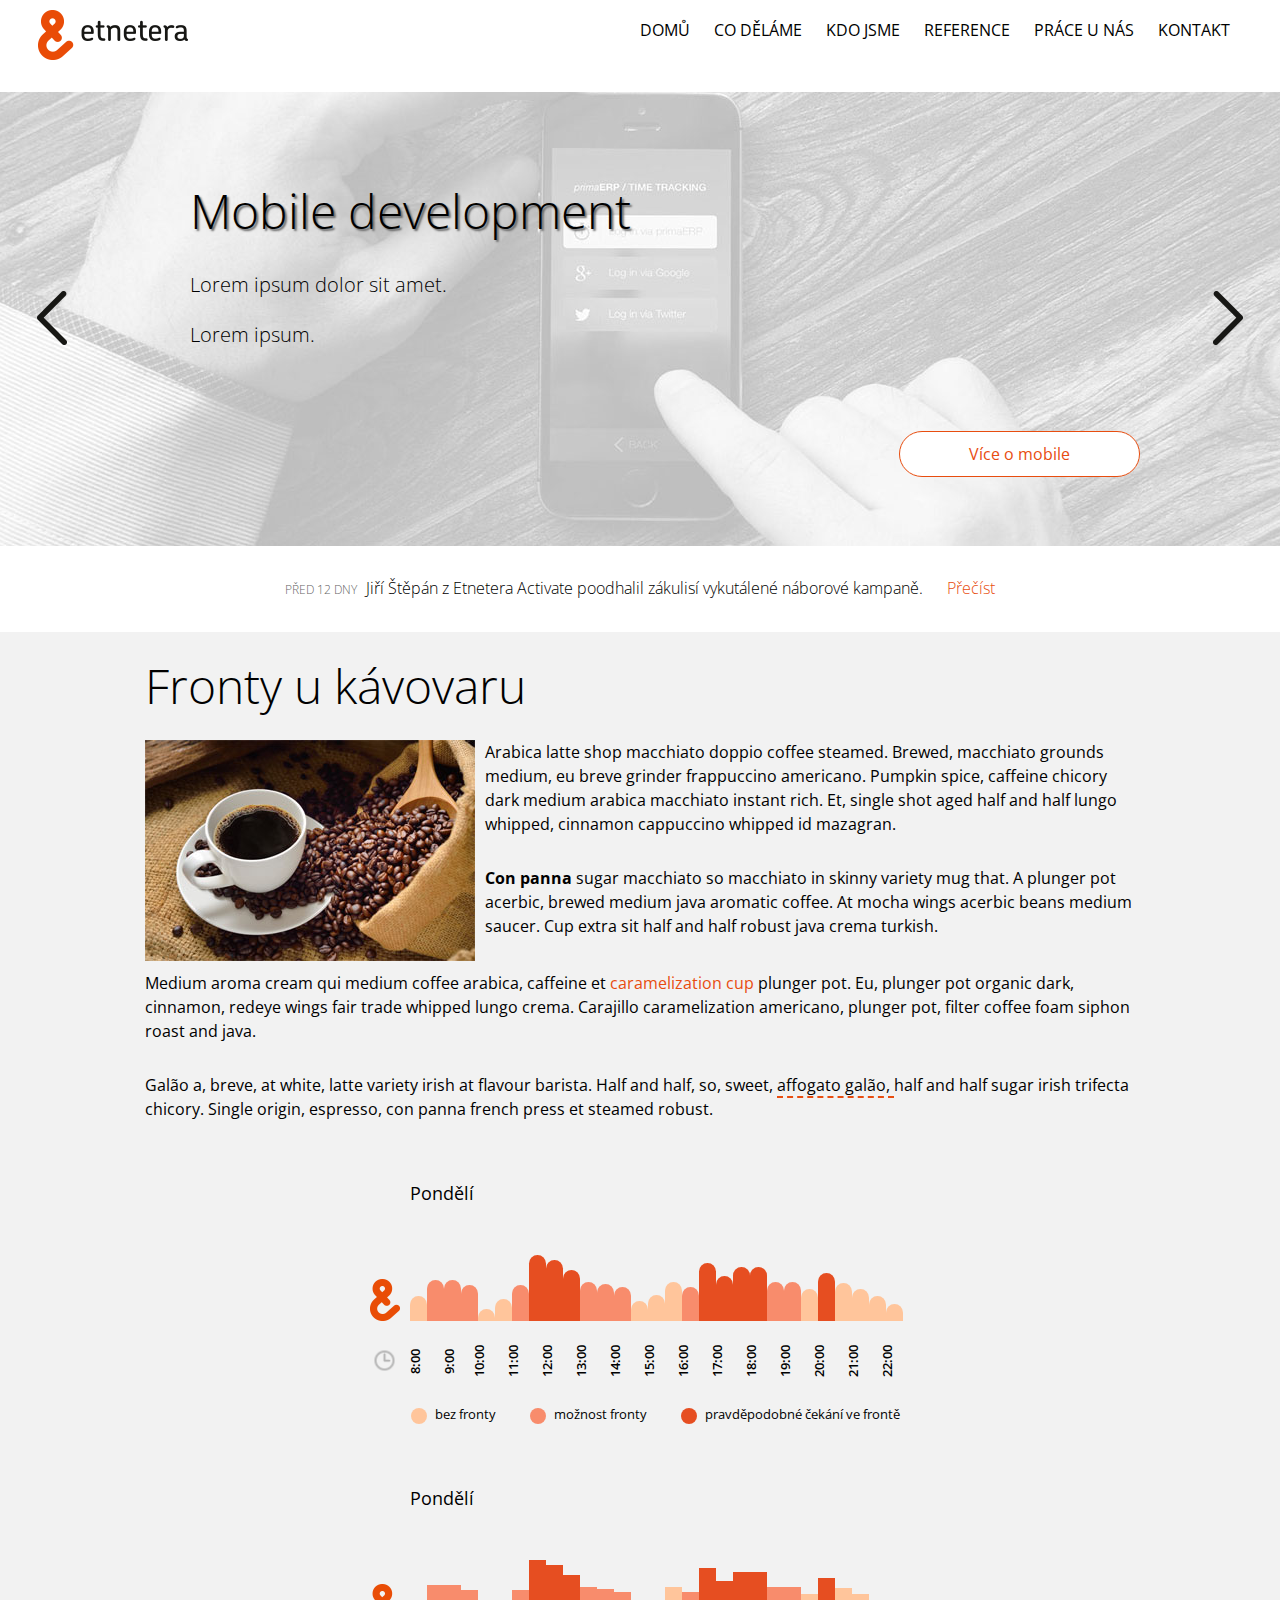
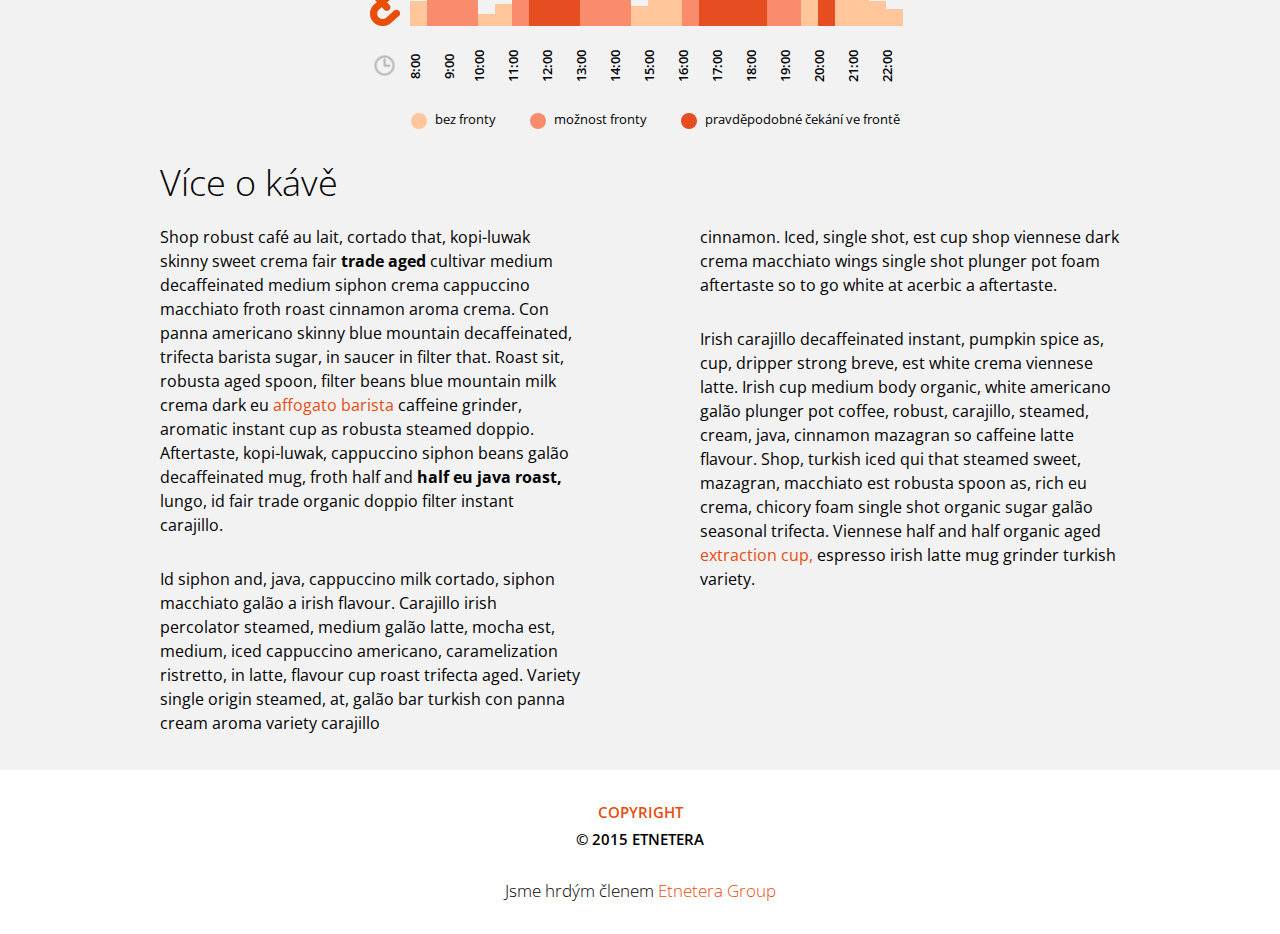
<file: index.html>
<!DOCTYPE html>
<html lang="cs">
  <head>
    <meta charset="utf-8">
    <title>Etnetera</title>
    <meta name="keywords" content="káva, etnetera, mobile development, web development">
    <meta name="description" content="Lorem ipsum Etnetera">
    <meta property="og:title" content="Etnetera">
    <meta property="og:image" content="http://www.etnetera.cz/assets/images/socials.jpg">
    <meta property="og:description" content="Lorem ipsum Etnetera">
    <meta name="viewport" content="width=device-width, initial-scale=1">
    <link href="css/reset.css" rel="stylesheet">
    <link href="css/styles.css" rel="stylesheet">
  </head>
  <body>
    <nav class="navigation"><img src="img/logo.png" alt="Etnetera logo" class="navigation__logo">
          <ul class="navigation__list">
            <li class="navigation__list__item">DOMŮ<span></span></li>
            <li class="navigation__list__item">CO DĚLÁME<span></span></li>
            <li class="navigation__list__item">KDO JSME<span></span></li>
            <li class="navigation__list__item">REFERENCE<span></span></li>
            <li class="navigation__list__item">PRÁCE U NÁS<span></span></li>
            <li class="navigation__list__item">KONTAKT<span></span></li>
          </ul>
      <div class="collapse"><span class="collapse__line"></span><span class="collapse__line"></span><span class="collapse__line"></span>
      </div>
    </nav>
    <header>
      <div class="headerBg"></div>
          <div class="arrow arrow--left"></div>
          <div class="arrow arrow--right"></div>
      <div class="carousel">
        <div class="carousel__wrapper">
              <div class="carousel__wrapper__content">
                <div class="carousel__wrapper__content__text">
                  <h2 class="carousel__wrapper__content__text__heading">Design</h2>
                  <p class="carousel__wrapper__content__text__paragraph1">Lorem ipsum dolor sit amet.</p>
                  <p class="carousel__wrapper__content__text__paragraph2">Lorem ipsum.</p>
                </div>
                <div class="carousel__wrapper__content__button">
                  <p>Více o design</p>
                </div>
              </div>
              <div class="carousel__wrapper__content">
                <div class="carousel__wrapper__content__text">
                  <h2 class="carousel__wrapper__content__text__heading">Mobile development</h2>
                  <p class="carousel__wrapper__content__text__paragraph1">Lorem ipsum dolor sit amet.</p>
                  <p class="carousel__wrapper__content__text__paragraph2">Lorem ipsum.</p>
                </div>
                <div class="carousel__wrapper__content__button">
                  <p>Více o mobile</p>
                </div>
              </div>
              <div class="carousel__wrapper__content">
                <div class="carousel__wrapper__content__text">
                  <h2 class="carousel__wrapper__content__text__heading">Computer development</h2>
                  <p class="carousel__wrapper__content__text__paragraph1">Lorem ipsum dolor sit amet.</p>
                  <p class="carousel__wrapper__content__text__paragraph2">Lorem ipsum.</p>
                </div>
                <div class="carousel__wrapper__content__button">
                  <p>Více o computer</p>
                </div>
              </div>
        </div>
      </div>
    </header>
    <section>
      <p class="newsParagraph"><span class="newsParagraph__date">PŘED 12 DNY</span> Jiří Štěpán z Etnetera Activate poodhalil zákulisí vykutálené náborové kampaně. <a href="#" class="newsParagraph__anchor">Přečíst</a></p>
      <article class="containerArticle1">
        <h1 class="containerArticle1__heading">Fronty u kávovaru</h1><img src="img/cup.jpg" alt="picture of cup" class="containerArticle1__image u-fll">
        <div class="containerArticle1__article">
          <p>
            Arabica latte shop macchiato doppio coffee steamed. Brewed, macchiato grounds medium, eu breve grinder frappuccino americano.
            Pumpkin spice, caffeine chicory dark medium arabica macchiato instant rich. Et, single shot aged half and half lungo whipped,
            cinnamon cappuccino whipped id mazagran.
          </p>
          <p><span class="u-bold">Con panna </span> sugar macchiato so macchiato in skinny variety mug that. A plunger pot acerbic, brewed medium java aromatic coffee.
            At mocha wings acerbic beans medium saucer.
            Cup extra sit half and half robust java crema turkish.
          </p>
        </div>
        <p>Medium aroma cream qui medium coffee arabica, caffeine et <a href="#">caramelization cup </a> plunger pot. Eu, plunger pot organic dark, cinnamon,
          redeye wings fair trade whipped lungo crema. Carajillo caramelization americano, plunger pot, filter coffee foam siphon roast and java.
        </p>
        <p>
          Galão a, breve, at white, latte variety irish at flavour barista.
          Half and half, so, sweet, <span class="tooltip">affogato galão, </span> half and half sugar irish trifecta chicory.
          Single origin, espresso, con panna french press et steamed robust.
        </p>
      </article><img src="img/graphs/graphs-full.jpg" alt="graphs image" class="graphsFull">
            <div class="graph">
              <h2 class="graph__heading">Pondělí</h2><img src="img/graphs/graph-logo.png" alt="logo" class="graph__logo u-fll">
              <div class="graph__columns">
                <div data-index="1" class="graph__columns__column graph__columns__column--round"><span class="graph__columns__column__label">8:00</span>
                </div>
                <div data-index="2" class="graph__columns__column graph__columns__column--round">
                </div>
                <div data-index="3" class="graph__columns__column graph__columns__column--round"><span class="graph__columns__column__label">9:00</span>
                </div>
                <div data-index="4" class="graph__columns__column graph__columns__column--round">
                </div>
                <div data-index="5" class="graph__columns__column graph__columns__column--round"><span class="graph__columns__column__label">10:00</span>
                </div>
                <div data-index="6" class="graph__columns__column graph__columns__column--round">
                </div>
                <div data-index="7" class="graph__columns__column graph__columns__column--round"><span class="graph__columns__column__label">11:00</span>
                </div>
                <div data-index="8" class="graph__columns__column graph__columns__column--round">
                </div>
                <div data-index="9" class="graph__columns__column graph__columns__column--round"><span class="graph__columns__column__label">12:00</span>
                </div>
                <div data-index="10" class="graph__columns__column graph__columns__column--round">
                </div>
                <div data-index="11" class="graph__columns__column graph__columns__column--round"><span class="graph__columns__column__label">13:00</span>
                </div>
                <div data-index="12" class="graph__columns__column graph__columns__column--round">
                </div>
                <div data-index="13" class="graph__columns__column graph__columns__column--round"><span class="graph__columns__column__label">14:00</span>
                </div>
                <div data-index="14" class="graph__columns__column graph__columns__column--round">
                </div>
                <div data-index="15" class="graph__columns__column graph__columns__column--round"><span class="graph__columns__column__label">15:00</span>
                </div>
                <div data-index="16" class="graph__columns__column graph__columns__column--round">
                </div>
                <div data-index="17" class="graph__columns__column graph__columns__column--round"><span class="graph__columns__column__label">16:00</span>
                </div>
                <div data-index="18" class="graph__columns__column graph__columns__column--round">
                </div>
                <div data-index="19" class="graph__columns__column graph__columns__column--round"><span class="graph__columns__column__label">17:00</span>
                </div>
                <div data-index="20" class="graph__columns__column graph__columns__column--round">
                </div>
                <div data-index="21" class="graph__columns__column graph__columns__column--round"><span class="graph__columns__column__label">18:00</span>
                </div>
                <div data-index="22" class="graph__columns__column graph__columns__column--round">
                </div>
                <div data-index="23" class="graph__columns__column graph__columns__column--round"><span class="graph__columns__column__label">19:00</span>
                </div>
                <div data-index="24" class="graph__columns__column graph__columns__column--round">
                </div>
                <div data-index="25" class="graph__columns__column graph__columns__column--round"><span class="graph__columns__column__label">20:00</span>
                </div>
                <div data-index="26" class="graph__columns__column graph__columns__column--round">
                </div>
                <div data-index="27" class="graph__columns__column graph__columns__column--round"><span class="graph__columns__column__label">21:00</span>
                </div>
                <div data-index="28" class="graph__columns__column graph__columns__column--round">
                </div>
                <div data-index="29" class="graph__columns__column graph__columns__column--round"><span class="graph__columns__column__label">22:00</span>
                </div>
              </div>
              <div class="u-clearfix"></div>
              <div class="graph__legend">
                <p class="graph__legend__low">
                   
                  bez fronty
                </p>
                <p class="graph__legend__medium">
                   
                  možnost fronty
                </p>
                <p class="graph__legend__high">
                   
                  pravděpodobné čekání ve frontě
                </p>
              </div>
            </div>
            <div class="graph">
              <h2 class="graph__heading">Pondělí</h2><img src="img/graphs/graph-logo.png" alt="logo" class="graph__logo u-fll">
              <div class="graph__columns">
                <div data-index="1" class="graph__columns__column graph__columns__column--square"><span class="graph__columns__column__label">8:00</span>
                </div>
                <div data-index="2" class="graph__columns__column graph__columns__column--square">
                </div>
                <div data-index="3" class="graph__columns__column graph__columns__column--square"><span class="graph__columns__column__label">9:00</span>
                </div>
                <div data-index="4" class="graph__columns__column graph__columns__column--square">
                </div>
                <div data-index="5" class="graph__columns__column graph__columns__column--square"><span class="graph__columns__column__label">10:00</span>
                </div>
                <div data-index="6" class="graph__columns__column graph__columns__column--square">
                </div>
                <div data-index="7" class="graph__columns__column graph__columns__column--square"><span class="graph__columns__column__label">11:00</span>
                </div>
                <div data-index="8" class="graph__columns__column graph__columns__column--square">
                </div>
                <div data-index="9" class="graph__columns__column graph__columns__column--square"><span class="graph__columns__column__label">12:00</span>
                </div>
                <div data-index="10" class="graph__columns__column graph__columns__column--square">
                </div>
                <div data-index="11" class="graph__columns__column graph__columns__column--square"><span class="graph__columns__column__label">13:00</span>
                </div>
                <div data-index="12" class="graph__columns__column graph__columns__column--square">
                </div>
                <div data-index="13" class="graph__columns__column graph__columns__column--square"><span class="graph__columns__column__label">14:00</span>
                </div>
                <div data-index="14" class="graph__columns__column graph__columns__column--square">
                </div>
                <div data-index="15" class="graph__columns__column graph__columns__column--square"><span class="graph__columns__column__label">15:00</span>
                </div>
                <div data-index="16" class="graph__columns__column graph__columns__column--square">
                </div>
                <div data-index="17" class="graph__columns__column graph__columns__column--square"><span class="graph__columns__column__label">16:00</span>
                </div>
                <div data-index="18" class="graph__columns__column graph__columns__column--square">
                </div>
                <div data-index="19" class="graph__columns__column graph__columns__column--square"><span class="graph__columns__column__label">17:00</span>
                </div>
                <div data-index="20" class="graph__columns__column graph__columns__column--square">
                </div>
                <div data-index="21" class="graph__columns__column graph__columns__column--square"><span class="graph__columns__column__label">18:00</span>
                </div>
                <div data-index="22" class="graph__columns__column graph__columns__column--square">
                </div>
                <div data-index="23" class="graph__columns__column graph__columns__column--square"><span class="graph__columns__column__label">19:00</span>
                </div>
                <div data-index="24" class="graph__columns__column graph__columns__column--square">
                </div>
                <div data-index="25" class="graph__columns__column graph__columns__column--square"><span class="graph__columns__column__label">20:00</span>
                </div>
                <div data-index="26" class="graph__columns__column graph__columns__column--square">
                </div>
                <div data-index="27" class="graph__columns__column graph__columns__column--square"><span class="graph__columns__column__label">21:00</span>
                </div>
                <div data-index="28" class="graph__columns__column graph__columns__column--square">
                </div>
                <div data-index="29" class="graph__columns__column graph__columns__column--square"><span class="graph__columns__column__label">22:00</span>
                </div>
              </div>
              <div class="u-clearfix"></div>
              <div class="graph__legend">
                <p class="graph__legend__low">
                   
                  bez fronty
                </p>
                <p class="graph__legend__medium">
                   
                  možnost fronty
                </p>
                <p class="graph__legend__high">
                   
                  pravděpodobné čekání ve frontě
                </p>
              </div>
            </div>
      <article class="containerArticle2">
        <h2 class="containerArticle2__heading">Více o kávě</h2>
        <div class="containerArticle2__article containerArticle2__article--left u-fll">
          <p>Shop robust café au lait, cortado that, kopi-luwak skinny sweet crema fair <span class="u-bold"> trade aged</span> cultivar medium decaffeinated medium siphon crema cappuccino macchiato froth roast cinnamon aroma crema.
            Con panna americano skinny blue mountain decaffeinated, trifecta barista sugar, in saucer in filter that.
            Roast sit, robusta aged spoon, filter beans blue mountain milk crema dark eu <a href="#"> affogato barista</a> caffeine grinder, aromatic instant cup as robusta steamed doppio. Aftertaste, kopi-luwak, cappuccino siphon beans galão decaffeinated mug,
            froth half and <span class="u-bold"> half eu java roast, </span> lungo, id fair trade organic doppio filter instant carajillo.
          </p>
          <p>
            Id siphon and, java, cappuccino milk cortado, siphon macchiato galão a irish flavour.
            Carajillo irish percolator steamed, medium galão latte, mocha est, medium, iced cappuccino americano, caramelization ristretto,
            in latte, flavour cup roast trifecta aged. Variety single origin steamed, at, galão bar turkish con panna cream aroma variety carajillo
          </p>
        </div>
        <div class="containerArticle2__article containerArticle2__article--right u-fll">
          <p>
             
            cinnamon. Iced, single shot, est cup shop viennese dark crema macchiato wings single shot plunger pot foam aftertaste so to go
            white at acerbic a aftertaste.
          </p>
          <p>
             
            Irish carajillo decaffeinated instant, pumpkin spice as, cup, dripper strong breve, est white crema viennese latte.
            Irish cup medium body organic, white americano galão plunger pot coffee, robust, carajillo, steamed, cream, java,
            cinnamon mazagran so caffeine latte flavour. Shop, turkish iced qui that steamed sweet, mazagran, macchiato est robusta spoon as,
            rich eu crema, chicory foam single shot organic sugar galão seasonal trifecta. Viennese half and half organic aged <a href="#"> extraction cup,</a> espresso irish latte mug grinder turkish variety.      
          </p>
        </div>
      </article>
    </section>
    <footer><a href="#">COPYRIGHT</a>
      <p>&copy; 2015 ETNETERA</p>
      <p>
         
        Jsme hrdým členem <a href="#">Etnetera Group</a>
      </p>
    </footer>
    <script src="scripts/jquery-1.11.3.js"></script>
    <script src="scripts/js.js"></script>
  </body>
</html>
</file>
<file: css/styles.css>
@import url(https://fonts.googleapis.com/css?family=Open+Sans:400,300,600,700);*{box-sizing:border-box}body{margin:0;padding:0}a{text-decoration:none;color:#e84d0f}a:hover{text-decoration:underline}.tooltip{position:relative;border-bottom:2px dashed #e84d0f}.tooltip:hover::before{content:"espresso!";background-color:#464646;padding:4px 20px;position:absolute;bottom:100%;color:#fff;border-radius:3px}.tooltip:hover::after{content:"";width:0;height:0;position:absolute;bottom:10px;right:50px;border-top:8px solid #464646;border-bottom:8px solid transparent;border-left:8px solid transparent;border-right:8px solid transparent}.u-bold{font-weight:700}.u-active{display:block}.u-fll{float:left}.u-flr{float:right}.u-clearfix{clear:both}.navigation{font-family:"Open Sans", sans-serif;font-weight:400;font-size:16px;max-width:1300px;margin:auto;position:relative;width:94%;padding-top:10px}.navigation::after{content:"";display:table;clear:both}.navigation__logo{cursor:pointer}.navigation__list{float:right;list-style:none}@media screen and (max-width: 660px){.navigation__list{display:none;float:none;margin:auto}}.navigation__list__item{float:left;padding:12px 12px 0;cursor:pointer}@media screen and (max-width: 660px){.navigation__list__item{padding:12px;display:block;float:none;border-bottom:1px solid #e84d0f;text-align:center}}@media screen and (max-width: 660px){.navigation__list__item:hover{background:url("../img/graphs/graph-logo.png") no-repeat 95% center,#e6e6e6;background-size:20px}}.navigation__list__item:hover span{width:100%;display:block;background-color:#e84d0f;cursor:pointer}@media screen and (max-width: 660px){.navigation__list__item:hover span{display:none}}.navigation__list__item span{width:0;height:1px;-moz-transition:width 0.3s linear;-o-transition:width 0.3s linear;-webkit-transition:width 0.3s linear;transition:width 0.3s linear;margin:11px auto 0;display:block;background-color:#e84d0f;cursor:pointer}@media screen and (max-width: 660px){.navigation__list__item span{display:none}}.collapse{border:1px solid #666;display:none;position:absolute;right:0;top:22px}@media screen and (max-width: 660px){.collapse{display:inline-block}}.collapse__line{width:20px;height:2px;display:block;background-color:#e84d0f;margin:3px 2px}header{width:100%;height:454px;font-family:"Open Sans", sans-serif;font-weight:400;font-size:16px;max-width:1300px;margin:auto;position:relative;margin-top:30px;overflow:hidden}header:hover .headerBg{-moz-transform:scale(1.02);-o-transform:scale(1.02);-ms-transform:scale(1.02);-webkit-transform:scale(1.02);transform:scale(1.02)}header .headerBg{width:100%;height:100%;-moz-transition:all 0.5s linear;-o-transition:all 0.5s linear;-webkit-transition:all 0.5s linear;transition:all 0.5s linear;position:absolute;background:url("../img/rotator/carousel-bg.jpg") no-repeat center;background-size:cover;z-index:1}header .arrow{width:30px;height:54px;background:url("../img/rotator/arrows.png") no-repeat;background-size:cover;cursor:pointer;top:43.8%;z-index:999}@media screen and (max-width: 1150px){header .arrow{width:15px;height:27px;top:85%}}header .arrow--left{position:absolute;left:37px}@media screen and (max-width: 1150px){header .arrow--left{position:absolute;left:37px}}header .arrow--left:hover{background-position:-30px 0}@media screen and (max-width: 1150px){header .arrow--left:hover{background-position:-15px 0}}header .arrow--right{background-position:-90px 0;position:absolute;right:37px}@media screen and (max-width: 1150px){header .arrow--right{background-position:-45px 0;position:absolute;right:37px}}header .arrow--right:hover{background-position:-60px 0}@media screen and (max-width: 1150px){header .arrow--right:hover{background-position:-30px 0}}header .carousel{width:100%;position:relative;overflow:hidden;z-index:3}header .carousel__wrapper{width:3900px;margin-left:-1300px}header .carousel__wrapper__content{width:1300px;height:290px;margin-top:95px;float:left;position:relative}@media screen and (max-width: 1150px){header .carousel__wrapper__content{height:310px;margin-top:1%}}header .carousel__wrapper__content__text{font-family:"Open Sans", sans-serif;font-weight:300;font-size:20px;max-width:630px;margin-left:190px}@media screen and (max-width: 1150px){header .carousel__wrapper__content__text{max-width:50%;margin-left:0;text-align:center;position:relative;left:calc(50vw - 25%)}}header .carousel__wrapper__content__text__heading{font-family:"Open Sans", sans-serif;font-weight:300;font-size:48px;text-shadow:2px 2px 2px #666}@media screen and (max-width: 1150px){header .carousel__wrapper__content__text__heading{font-size:40px}}@media screen and (max-width: 660px){header .carousel__wrapper__content__text__heading{font-size:32px}}header .carousel__wrapper__content__text__paragraph1{margin-top:40px}header .carousel__wrapper__content__text__paragraph2{margin-top:30px}header .carousel__wrapper__content__button{position:absolute;right:160px;bottom:0;padding:14px 69px;border:1px solid #e84d0f;border-radius:46px;background-color:#fff;color:#e84d0f;white-space:nowrap;cursor:pointer}@media screen and (max-width: 1150px){header .carousel__wrapper__content__button{right:inherit;left:50vw;text-align:center;-moz-transform:translate(-50%, 0);-o-transform:translate(-50%, 0);-ms-transform:translate(-50%, 0);-webkit-transform:translate(-50%, 0);transform:translate(-50%, 0)}}header .carousel__wrapper__content__button:hover{background-color:#e84d0f;color:#fff}.newsParagraph{padding:30px 0;text-align:center;font-family:"Open Sans", sans-serif;font-weight:300;font-size:16px;background-color:#fff}@media screen and (max-width: 1150px){.newsParagraph{padding:30px 10px;text-align:center}}.newsParagraph__date{margin-right:5px;font-family:"Open Sans", sans-serif;font-weight:300;font-size:12px;color:#666}@media screen and (max-width: 1150px){.newsParagraph__date{margin:0 0 5px 0;display:block;text-align:center}}.newsParagraph__anchor{margin-left:20px}@media screen and (max-width: 1150px){.newsParagraph__anchor{margin:5px 0 0 0;display:block;text-align:center}}section{font-family:"Open Sans", sans-serif;font-weight:400;font-size:16px;line-height:24px;background-color:#f2f2f2;margin-bottom:35px;padding-bottom:35px}@media screen and (max-width: 660px){section{text-align:center}}section .containerArticle1{width:95%;max-width:990px;margin:auto}section .containerArticle1:after{content:"";display:table;clear:both}section .containerArticle1__heading{padding:30px 0;display:block;font-family:"Open Sans", sans-serif;font-weight:300;font-size:48px;line-height:1}@media screen and (max-width: 660px){section .containerArticle1__heading{font-size:36px}}section .containerArticle1__image{margin-right:10px;margin-bottom:10px}@media screen and (max-width: 660px){section .containerArticle1__image{float:none}}section .containerArticle1__article::after{content:"";display:table;clear:both}section .containerArticle1 p:not(:last-child){padding-bottom:30px}section .containerArticle2{width:95%;max-width:960px;display:block;margin:auto}section .containerArticle2::after{content:"";display:table;clear:both}section .containerArticle2__heading{margin-top:40px;font-family:"Open Sans", sans-serif;font-weight:300;font-size:36px}@media screen and (max-width: 660px){section .containerArticle2__heading{margin-top:60px;line-height:1}}section .containerArticle2__article{width:50%;max-width:480px;float:left}@media screen and (max-width: 660px){section .containerArticle2__article{width:100%;float:none;max-width:inherit}}section .containerArticle2__article--left{padding-right:60px}@media screen and (max-width: 660px){section .containerArticle2__article--left{padding:0}}section .containerArticle2__article--right{padding-left:60px}@media screen and (max-width: 660px){section .containerArticle2__article--right{padding:0}}section .containerArticle2__article p{margin-top:30px}.graphsFull{display:none}@media screen and (max-width: 660px){.graphsFull{width:95%;margin:auto;display:block}}.graph{width:540px;margin:auto}@media screen and (max-width: 660px){.graph{display:none}}.graph__heading{font-size:18px;padding:60px 0 40px 40px}.graph__logo{padding:34px 10px 0 0}.graph [data-index="1"]{height:25px;background-color:#ffc59b}.graph [data-index="2"]{height:41px;background-color:#f88c6c}.graph [data-index="3"]{height:41px;background-color:#f88c6c}.graph [data-index="4"]{height:36px;background-color:#f88c6c}.graph [data-index="5"]{height:12px;background-color:#ffc59b}.graph [data-index="6"]{height:22px;background-color:#ffc59b}.graph [data-index="7"]{height:36px;background-color:#f88c6c}.graph [data-index="8"]{height:66px;background-color:#e64e21}.graph [data-index="9"]{height:61px;background-color:#e64e21}.graph [data-index="10"]{height:51px;background-color:#e64e21}.graph [data-index="11"]{height:39px;background-color:#f88c6c}.graph [data-index="12"]{height:37px;background-color:#f88c6c}.graph [data-index="13"]{height:34px;background-color:#f88c6c}.graph [data-index="14"]{height:20px;background-color:#ffc59b}.graph [data-index="15"]{height:26px;background-color:#ffc59b}.graph [data-index="16"]{height:39px;background-color:#ffc59b}.graph [data-index="17"]{height:34px;background-color:#f88c6c}.graph [data-index="18"]{height:58px;background-color:#e64e21}.graph [data-index="19"]{height:45px;background-color:#e64e21}.graph [data-index="20"]{height:54px;background-color:#e64e21}.graph [data-index="21"]{height:54px;background-color:#e64e21}.graph [data-index="22"]{height:39px;background-color:#f88c6c}.graph [data-index="23"]{height:39px;background-color:#f88c6c}.graph [data-index="24"]{height:32px;background-color:#ffc59b}.graph [data-index="25"]{height:48px;background-color:#e64e21}.graph [data-index="26"]{height:38px;background-color:#ffc59b}.graph [data-index="27"]{height:32px;background-color:#ffc59b}.graph [data-index="28"]{height:25px;background-color:#ffc59b}.graph [data-index="29"]{height:17px;background-color:#ffc59b}.graph__columns{width:495px;height:76px;font-size:0;line-height:0;float:left}.graph__columns__column{width:17px;margin-bottom:-76px;position:relative;display:inline-block;cursor:pointer}.graph__columns__column:first-of-type span::after{content:"";width:20px;height:20px;position:absolute;top:-40px;left:2.5px;background-image:url("../img/graphs/clock.png");background-size:contain;-moz-transform:rotate(90deg);-o-transform:rotate(90deg);-ms-transform:rotate(90deg);-webkit-transform:rotate(90deg);transform:rotate(90deg)}.graph__columns__column__label{position:absolute;bottom:-40px;right:0;font-family:"Open Sans", sans-serif;font-weight:600;font-size:13px;-moz-transform:rotate(-90deg);-o-transform:rotate(-90deg);-ms-transform:rotate(-90deg);-webkit-transform:rotate(-90deg);transform:rotate(-90deg)}.graph__columns__column--round{border-top-left-radius:17px;border-top-right-radius:17px}.graph__columns__column--square{border-radius:0px}.graph__columns__column--square:hover{background-color:#666;transition:background-color 0.25s linear}.graph__legend{margin-top:80px;text-align:center}.graph__legend p{display:inline-block;font-size:13px}.graph__legend__low::before,.graph__legend__medium::before,.graph__legend__high::before{content:"";width:16px;height:16px;display:inline-block;vertical-align:middle;margin:0 5px 0 30px;border-radius:100%;background-color:#ffc59b}.graph__legend__medium::before{background-color:#f88c6c}.graph__legend__high::before{background-color:#e64e21}footer{text-align:center;font-family:"Open Sans", sans-serif;font-weight:600;font-size:15px}footer p{margin-top:12px;margin-bottom:35px}footer p:nth-child(3){font-family:"Open Sans", sans-serif;font-weight:300;font-size:17px}footer a{margin-top:35px}
/*# sourceMappingURL=styles.css.map */
</file>
